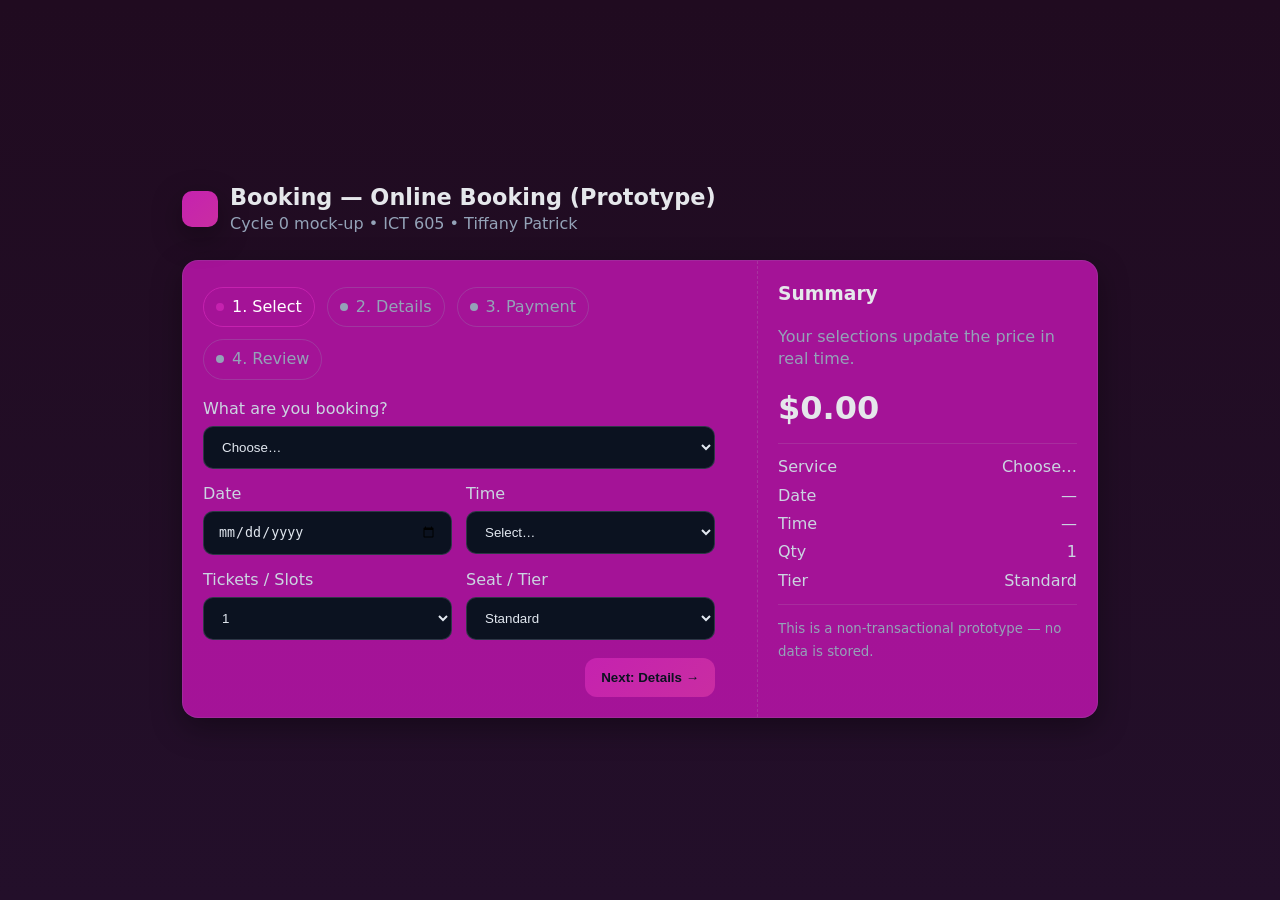
<file: index.html>
<!DOCTYPE html>
<html lang="en">
<head>
  <meta charset="UTF-8" />
  <meta name="viewport" content="width=device-width, initial-scale=1" />
  <title>Booking • Tiffany Patrick • ICT 605</title>
  <style>
    :root{
      --bg:#0f172a; /* slate-900 */
      --card:#111827; /* gray-900 */
      --ink:#e5e7eb; /* gray-200 */
      --muted:#94a3b8; /* slate-400 */
      --brand:#c522af; /* green-500 */
      --brand-2:#c92da2; /* sky-400 */
      --danger:#ef4444;
      --shadow:0 10px 30px rgba(0,0,0,.35);
    }
    *{box-sizing:border-box}
    body{margin:0;background:linear-gradient(180deg,rgb(32, 11, 32),#230f2a);color:var(--ink);font:16px/1.4 system-ui,-apple-system,Segoe UI,Roboto;min-height:100vh;display:flex;}
    .wrap{max-width:980px;margin:auto;padding:32px;flex:1}
    header{display:flex;align-items:center;gap:12px;margin-bottom:24px}
    header .logo{width:36px;height:36px;border-radius:10px;background:linear-gradient(135deg,var(--brand),var(--brand-2));box-shadow:var(--shadow)}
    h1{font-size:1.4rem;margin:0}
    .card{background:rgba(198, 22, 181, 0.8);border:1px solid rgba(148,163,184,.15);border-radius:16px;box-shadow:var(--shadow)}
    .grid{display:grid;grid-template-columns:1fr 340px;gap:22px}
    @media (max-width:900px){.grid{grid-template-columns:1fr}}
    .main{padding:20px}
    .aside{padding:20px;border-left:1px dashed rgba(179, 148, 184, 0.25)}
    @media (max-width:900px){.aside{border-left:0;border-top:1px dashed rgba(148,163,184,.25)}}
    .stepper{display:flex;gap:12px;flex-wrap:wrap;margin:6px 0 18px}
    .chip{display:inline-flex;align-items:center;gap:8px;padding:8px 12px;border-radius:999px;border:1px solid rgba(148,163,184,.25);color:var(--muted)}
    .chip.active{border-color:var(--brand);color:#fff}
    .chip .dot{width:8px;height:8px;border-radius:50%;background:var(--muted)}
    .chip.active .dot{background:var(--brand)}
    label{display:block;margin:14px 0 6px;color:#cbd5e1}
    input,select{width:100%;padding:12px 14px;border-radius:10px;border:1px solid rgba(148,163,184,.25);background:#0b1220;color:#e2e8f0}
    .row{display:grid;grid-template-columns:1fr 1fr;gap:14px}
    .btns{display:flex;justify-content:space-between;margin-top:18px}
    button{padding:12px 16px;border-radius:12px;border:0;cursor:pointer}
    .primary{background:linear-gradient(135deg,var(--brand),var(--brand-2));color:#0b1220;font-weight:700}
    .ghost{background:transparent;border:1px solid rgba(148,163,184,.35);color:var(--ink)}
    .price{font-size:2rem;font-weight:800;margin:0}
    .muted{color:var(--muted)}
    .notice{margin-top:8px;color:#fca5a5;font-size:.9rem;display:none}
    .show{display:block}
    .review-item{display:flex;justify-content:space-between;margin:6px 0;color:#cbd5e1}
    .divider{height:1px;background:rgba(184, 148, 184, 0.2);margin:12px 0}
  </style>
</head>
<body>
  <div class="wrap">
    <header>
      <div class="logo" aria-hidden="true"></div>
      <div>
        <h1>Booking — Online Booking (Prototype)</h1>
        <div class="muted">Cycle 0 mock-up • ICT 605 • Tiffany Patrick</div>
      </div>
    </header>

    <section class="card grid" aria-label="Booking flow">
      <div class="main">
        <nav class="stepper" aria-label="Steps">
          <div class="chip active" data-step="0"><span class="dot"></span><span>1. Select</span></div>
          <div class="chip" data-step="1"><span class="dot"></span><span>2. Details</span></div>
          <div class="chip" data-step="2"><span class="dot"></span><span>3. Payment</span></div>
          <div class="chip" data-step="3"><span class="dot"></span><span>4. Review</span></div>
        </nav>

        <!-- Selection -->
        <form id="step-0" autocomplete="on">
          <label for="service">What are you booking?</label>
          <select id="service" required>
            <option value="">Choose…</option>
            <option value="concert">Concert</option>
            <option value="ballet">Ballet</option>
            <option value="tour">Museum Tour</option>
          </select>
          <div id="service-msg" class="notice">Please choose an option.</div>
          
          <div class="row">
            <div>
              <label for="date">Date</label>
              <input type="date" id="date" required />
              <div id="date-msg" class="notice">Please pick a date.</div>
            </div>
            <div>
              <label for="time">Time</label>
              <select id="time" required>
                <option value="">Select…</option>
                <option>09:00 AM</option>
                <option>01:00 PM</option>
                <option>06:30 PM</option>
              </select>
              <div id="time-msg" class="notice">Please choose a time.</div>
            </div>
          </div>

          <div class="row">
            <div>
              <label for="qty">Tickets / Slots</label>
              <select id="qty">
                <option>1</option>
                <option>2</option>
                <option>3</option>
                <option>4</option>
              </select>
            </div>
            <div>
              <label for="tier">Seat / Tier</label>
              <select id="tier">
                <option value="std">Standard</option>
                <option value="prem">Premium (+$15)</option>
                <option value="vip">VIP (+$40)</option>
              </select>
            </div>
          </div>

          <div class="btns">
            <span></span>
            <button type="button" class="primary" id="to-1">Next: Details →</button>
          </div>
        </form>

        <!-- Details -->
        <form id="step-1" hidden>
          <label for="name">Full name</label>
          <input id="name" placeholder="First Last" required />
          <div id="name-msg" class="notice">Please enter your name.</div>

          <label for="email">Email</label>
          <input id="email" type="email" placeholder="you@example.com" required />
          <div id="email-msg" class="notice">Enter a valid email.</div>

          <label for="notes">Accessibility or notes (optional)</label>
          <input id="notes" placeholder="Wheelchair seating, ASL interpreter, etc." />

          <div class="btns">
            <button type="button" class="ghost" id="back-0">← Back</button>
            <button type="button" class="primary" id="to-2">Next: Payment →</button>
          </div>
        </form>

        <!-- Payment -->
        <form id="step-2" hidden>
          <label for="card">Card number</label>
          <input id="card" inputmode="numeric" maxlength="19" placeholder="0000 0000 0000 0000" required />
          <div id="card-msg" class="notice">Card number looks short.</div>

          <div class="row">
            <div>
              <label for="exp">Expiry</label>
              <input id="exp" placeholder="MM/YY" maxlength="5" />
            </div>
            <div>
              <label for="cvv">CVV</label>
              <input id="cvv" placeholder="123" maxlength="4" />
            </div>
          </div>

          <div class="btns">
            <button type="button" class="ghost" id="back-1">← Back</button>
            <button type="button" class="primary" id="to-3">Review →</button>
          </div>
        </form>

        <!-- Review -->
        <div id="step-3" hidden>
          <h2>Review & Confirm</h2>
          <div class="review-item"><span>Service</span><strong id="r-service">—</strong></div>
          <div class="review-item"><span>Date</span><strong id="r-date">—</strong></div>
          <div class="review-item"><span>Time</span><strong id="r-time">—</strong></div>
          <div class="review-item"><span>Quantity</span><strong id="r-qty">—</strong></div>
          <div class="review-item"><span>Tier</span><strong id="r-tier">—</strong></div>
          <div class="divider"></div>
          <div class="review-item"><span>Total</span><strong id="r-total">$0.00</strong></div>

          <div class="btns">
            <button type="button" class="ghost" id="back-2">← Back</button>
            <button type="button" class="primary" id="confirm">Confirm Booking ✓</button>
          </div>
        </div>
      </div>

      <aside class="aside" aria-label="Order summary">
        <h3 style="margin-top:0">Summary</h3>
        <p class="muted">Your selections update the price in real time.</p>
        <p class="price" id="live-total">$0.00</p>
        <div class="divider"></div>
        <div class="review-item"><span>Service</span><span id="s-service">—</span></div>
        <div class="review-item"><span>Date</span><span id="s-date">—</span></div>
        <div class="review-item"><span>Time</span><span id="s-time">—</span></div>
        <div class="review-item"><span>Qty</span><span id="s-qty">1</span></div>
        <div class="review-item"><span>Tier</span><span id="s-tier">Standard</span></div>
        <div class="divider"></div>
        <small class="muted">This is a non-transactional prototype — no data is stored.</small>
      </aside>
    </section>

  </div>

<script>
  // Simple state + pricing
  const state = {
    service:"", date:"", time:"", qty:1, tier:"std", name:"", email:"",
  };
  const basePrice = { concert: 35, ballet: 25, tour: 18 };
  const tierAdd = { std: 0, prem: 15, vip: 40 };

  const el = id => document.getElementById(id);
  const chips = document.querySelectorAll('.chip');
  function setStep(n){
    // toggle forms
    for(let i=0;i<4;i++){
      const f = el('step-'+i);
      if(!f) continue;
      f.hidden = i!==n;
      chips[i].classList.toggle('active', i===n);
    }
  }

  // Inputs
  const service = el('service');
  const date = el('date');
  const time = el('time');
  const qty = el('qty');
  const tier = el('tier');

  function money(n){return `$${n.toFixed(2)}`}
  function compute(){
    const base = basePrice[state.service] || 0;
    const add = tierAdd[state.tier] || 0;
    const total = (base + add) * Number(state.qty || 1);
    el('live-total').textContent = money(total);
    return total;
  }
  function syncSummary(){
    el('s-service').textContent = service.options[service.selectedIndex]?.text || '—';
    el('s-date').textContent = state.date || '—';
    el('s-time').textContent = state.time || '—';
    el('s-qty').textContent = state.qty;
    el('s-tier').textContent = tier.options[tier.selectedIndex]?.text || 'Standard';
  }
  function update(){
    state.service = service.value; state.date = date.value; state.time = time.value; state.qty = qty.value; state.tier = tier.value;
    compute(); syncSummary();
  }
  [service,date,time,qty,tier].forEach(c=>c.addEventListener('change', update));
  update();

  // Step navigation with tiny validations
  el('to-1').addEventListener('click', ()=>{
    let ok=true;
    if(!service.value){ ok=false; el('service-msg').classList.add('show'); } else { el('service-msg').classList.remove('show'); }
    if(!date.value){ ok=false; el('date-msg').classList.add('show'); } else { el('date-msg').classList.remove('show'); }
    if(!time.value){ ok=false; el('time-msg').classList.add('show'); } else { el('time-msg').classList.remove('show'); }
    if(ok) setStep(1);
  });
  el('back-0').addEventListener('click', ()=> setStep(0));

  el('to-2').addEventListener('click', ()=>{
    const name = el('name'); const email = el('email');
    let ok = true;
    if(!name.value){ ok=false; el('name-msg').classList.add('show'); } else { el('name-msg').classList.remove('show'); }
    if(!email.value || !/^[^@\s]+@[^@\s]+\.[^@\s]+$/.test(email.value)) { ok=false; el('email-msg').classList.add('show'); } else { el('email-msg').classList.remove('show'); }
    if(ok){ state.name = name.value; state.email = email.value; setStep(2); }
  });
  el('back-1').addEventListener('click', ()=> setStep(1));

  el('to-3').addEventListener('click', ()=>{
    const card = el('card');
    if(card.value.replace(/\s/g,'').length < 12){ el('card-msg').classList.add('show'); return; }
    el('card-msg').classList.remove('show');
    // fill review
    el('r-service').textContent = service.options[service.selectedIndex]?.text;
    el('r-date').textContent = date.value; el('r-time').textContent = time.value;
    el('r-qty').textContent = qty.value; el('r-tier').textContent = tier.options[tier.selectedIndex]?.text;
    el('r-total').textContent = el('live-total').textContent;
    setStep(3);
  });
  el('back-2').addEventListener('click', ()=> setStep(2));

  el('confirm').addEventListener('click', ()=>{
    alert('✅ Booking confirmed (prototype). Thanks!');
  });
</script>
</body>
</html>
</file>
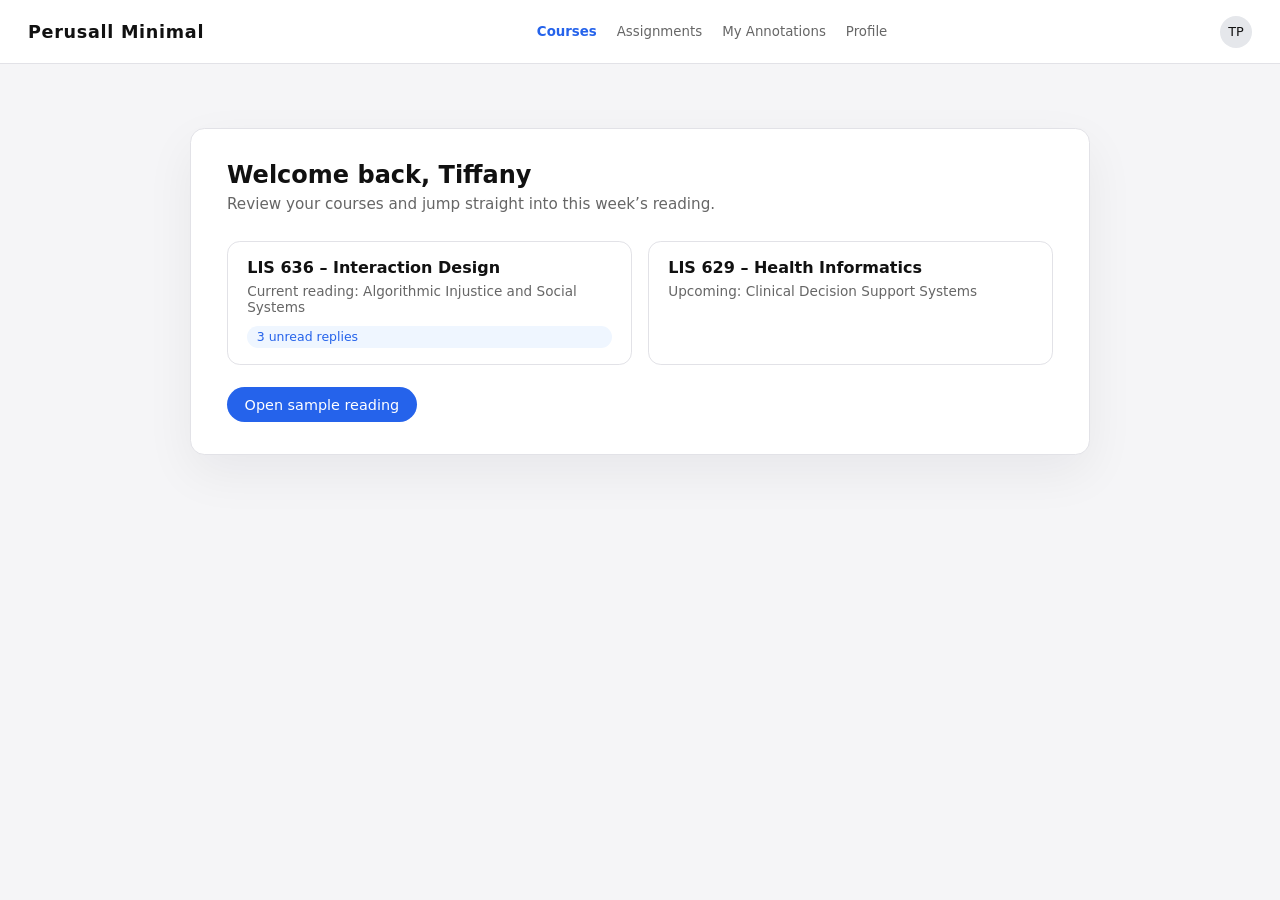
<file: Perusall/index.html>
<!DOCTYPE html>
<html lang="en">
<head>
  <meta charset="UTF-8" />
  <title>Perusall Minimal Prototype</title>
  <meta name="viewport" content="width=device-width, initial-scale=1.0" />

  <!-- Link to CSS -->
  <link rel="stylesheet" href="style.css" />
</head>

<body>
<div class="app">

  <!-- Global nav -->
  <header class="top-nav" id="globalNav">
    <div class="logo">Perusall Minimal</div>
    <nav class="nav-links">
      <button class="nav-link active">Courses</button>
      <button class="nav-link">Assignments</button>
      <button class="nav-link">My Annotations</button>
      <button class="nav-link">Profile</button>
    </nav>
    <div class="nav-right">
      <div class="profile-badge" id="homeProfile">
        TP
        <span class="dot"></span>
      </div>
    </div>
  </header>

  <!-- Dashboard View -->
  <section class="view active" id="dashboardView">
    <div class="home-inner">
      <div class="home-title">Welcome back, Tiffany</div>
      <div class="home-subtitle">
        Review your courses and jump straight into this week’s reading.
      </div>

      <div class="course-list">
        <article class="course-card">
          <div class="course-title">LIS 636 – Interaction Design</div>
          <div class="course-meta">
            Current reading: Algorithmic Injustice and Social Systems
          </div>
          <div class="chip">3 unread replies</div>
        </article>

        <article class="course-card">
          <div class="course-title">LIS 629 – Health Informatics</div>
          <div class="course-meta">
            Upcoming: Clinical Decision Support Systems
          </div>
        </article>
      </div>

      <button class="primary-btn" id="openReadingBtn">Open sample reading</button>
    </div>
  </section>

  <!-- Reading View -->
  <section class="view" id="readingView">
    <div class="reading-shell" id="readingShell">

      <!-- Slide-out menu -->
      <aside class="slide-menu">
        <h2>Navigation</h2>
        <ul>
          <li><button class="active" data-nav="courses">Courses</button></li>
          <li><button data-nav="assignments">Assignments</button></li>
          <li><button data-nav="annotations">My Annotations</button></li>
          <li><button data-nav="profile">Profile</button></li>
        </ul>
      </aside>

      <div class="reading-backdrop" id="readingBackdrop"></div>

      <!-- Reading Toolbar -->
      <header class="reading-toolbar">
        <div class="toolbar-left">
          <button class="hamburger" id="hamburgerBtn">
            <span></span>
            <span></span>
            <span></span>
          </button>
          <div class="doc-title">Algorithmic Injustice and Social Systems</div>
        </div>

        <div class="toolbar-center">
          <button class="toolbar-btn" id="zoomOutBtn">−</button>
          <span id="zoomLevelLabel">100%</span>
          <button class="toolbar-btn" id="zoomInBtn">+</button>
          <button class="toolbar-btn" id="addAnnotationBtn" disabled>✎</button>
        </div>

        <div class="toolbar-right">
          <div class="toolbar-profile" id="readingProfile">
            TP
            <span class="dot"></span>
          </div>
        </div>
      </header>

      <!-- Reading Layout -->
      <div class="layout-reading">
        <article class="reading-pane" id="readingPane">
          <h2>Algorithmic Injustice and Social Systems</h2>
          <div class="reading-meta">
            Week 6 · 12 annotations · Last updated today at 3:42 PM
          </div>
          <div class="reading-body" id="readingContent">
            <p>
              In many contemporary systems, algorithms are deployed as seemingly neutral tools
              for ranking, sorting, and classifying people...
            </p>
            <p>
              Consider an algorithm that predicts which neighborhoods are most
              likely to generate calls for police service...
            </p>
            <p>
              A more just approach to design would treat social context as a core
              requirement rather than an afterthought...
            </p>
          </div>
        </article>

        <!-- Annotations Sidebar -->
        <aside class="annotations-pane">
          <div class="annotations-header">
            <h3>Annotations</h3>
            <span class="badge"><span id="annotationCount">0</span> total</span>
          </div>
          <div id="annotationsList">
            <div class="annotation-empty">Select text in the reading to annotate.</div>
          </div>
        </aside>

      </div>
    </div>
  </section>
</div>

<!-- Annotation Modal -->
<div class="modal-backdrop" id="annotationModal">
  <div class="modal">
    <h3>New annotation</h3>
    <div class="modal-label">Highlighted text</div>
    <div class="modal-snippet" id="modalSnippet"></div>

    <div class="modal-label">Your note</div>
    <textarea id="modalTextarea" placeholder="Type your annotation here…"></textarea>

    <div class="modal-actions">
      <button class="btn-ghost" id="cancelAnnotationBtn">Cancel</button>
      <button class="btn-primary" id="saveAnnotationBtn">Save</button>
    </div>
  </div>
</div>

<!-- Javascript -->
<script src="script.js"></script>
</body>
</html>
</file>
<file: Perusall/style.css>
:root {
  --bg: #f5f5f7;
  --surface: #ffffff;
  --border: #e2e2e7;
  --text-main: #111111;
  --text-muted: #666666;
  --accent: #2563eb;
  --accent-soft: #eff6ff;
  --highlight: #fef3c7;
}

/* RESET / BASE */
* {
  box-sizing: border-box;
  margin: 0;
  padding: 0;
  font-family: system-ui, -apple-system, BlinkMacSystemFont, "SF Pro Text",
    "Helvetica Neue", Arial, sans-serif;
}

body {
  background: var(--bg);
  color: var(--text-main);
  min-height: 100vh;
}

.app {
  min-height: 100vh;
  display: flex;
  flex-direction: column;
}

/* TOP NAV (DASHBOARD) */

.top-nav {
  display: flex;
  align-items: center;
  justify-content: space-between;
  padding: 0 1.75rem;
  height: 64px;
  background: var(--surface);
  border-bottom: 1px solid var(--border);
}

.logo {
  font-size: 1.1rem;
  font-weight: 600;
  letter-spacing: 0.04em;
}

.nav-links {
  display: flex;
  align-items: center;
  gap: 1.25rem;
  font-size: 0.95rem;
}

.nav-link {
  border: none;
  background: none;
  padding: 0;
  cursor: pointer;
  color: var(--text-muted);
}

.nav-link.active {
  color: var(--accent);
  font-weight: 600;
}

.nav-right {
  display: flex;
  align-items: center;
  gap: 1rem;
}

.profile-badge {
  position: relative;
  width: 32px;
  height: 32px;
  border-radius: 999px;
  background: #e5e7eb;
  display: flex;
  align-items: center;
  justify-content: center;
  font-size: 0.8rem;
  font-weight: 500;
  color: var(--text-main);
}

.profile-badge .dot {
  position: absolute;
  top: 2px;
  right: 2px;
  width: 8px;
  height: 8px;
  border-radius: 999px;
  background: #e11d48;
  display: none;
}

.profile-badge.has-notifications .dot {
  display: block;
}

/* VIEWS */

.view {
  display: none;
  flex: 1;
}

.view.active {
  display: flex;
}

/* DASHBOARD */

#dashboardView {
  flex-direction: column;
  align-items: center;
  padding: 2rem 1.5rem;
}

.home-inner {
  max-width: 900px;
  width: 100%;
  margin-top: 2rem;
  background: var(--surface);
  border-radius: 0.9rem;
  border: 1px solid var(--border);
  padding: 2rem 2.25rem;
  box-shadow: 0 18px 50px rgba(15, 23, 42, 0.06);
}

.home-title {
  font-size: 1.5rem;
  font-weight: 600;
  margin-bottom: 0.4rem;
}

.home-subtitle {
  font-size: 0.95rem;
  color: var(--text-muted);
  margin-bottom: 1.75rem;
}

.course-list {
  display: grid;
  grid-template-columns: repeat(auto-fit, minmax(260px, 1fr));
  gap: 1rem;
}

.course-card {
  border-radius: 0.8rem;
  border: 1px solid var(--border);
  background: var(--surface);
  padding: 1rem 1.2rem;
  display: flex;
  flex-direction: column;
  gap: 0.35rem;
}

.course-title {
  font-size: 1rem;
  font-weight: 600;
}

.course-meta {
  font-size: 0.85rem;
  color: var(--text-muted);
}

.chip {
  display: inline-flex;
  align-items: center;
  padding: 0.2rem 0.6rem;
  border-radius: 999px;
  background: var(--accent-soft);
  color: var(--accent);
  font-size: 0.78rem;
  margin-top: 0.35rem;
}

.primary-btn {
  margin-top: 1.4rem;
  padding: 0.6rem 1.1rem;
  border-radius: 999px;
  border: none;
  background: var(--accent);
  color: #ffffff;
  font-size: 0.9rem;
  cursor: pointer;
}

/* READING VIEW (FULL FOCUS MODE) */

#readingView {
  position: relative;
  padding: 0;
}

.reading-shell {
  display: flex;
  flex-direction: column;
  width: 100%;
}

/* Centered toolbar */

.reading-toolbar {
  position: sticky;
  top: 0;
  z-index: 5;
  background: radial-gradient(circle at top, #ffffff 0, #f5f5f7 55%);
  border-bottom: 1px solid rgba(226, 226, 231, 0.8);
  padding: 0.8rem 1rem 0.6rem;
}

.toolbar-inner {
  max-width: 820px;
  margin: 0 auto;
  display: flex;
  flex-direction: column;
  gap: 0.25rem;
}

.toolbar-row {
  display: flex;
  align-items: center;
  justify-content: space-between;
}

.toolbar-row.top {
  font-size: 0.85rem;
}

.back-link {
  border: none;
  background: none;
  color: var(--text-muted);
  cursor: pointer;
  font-size: 0.85rem;
}

.toolbar-profile {
  position: relative;
  width: 28px;
  height: 28px;
  border-radius: 999px;
  background: #e5e7eb;
  display: flex;
  align-items: center;
  justify-content: center;
  font-size: 0.75rem;
  font-weight: 500;
}

.toolbar-profile .dot {
  position: absolute;
  top: 1px;
  right: 1px;
  width: 7px;
  height: 7px;
  border-radius: 999px;
  background: #e11d48;
  display: none;
}

.toolbar-profile.has-notifications .dot {
  display: block;
}

.toolbar-row.middle {
  justify-content: center;
}

.doc-title {
  font-size: 0.95rem;
  font-weight: 500;
}

.toolbar-row.bottom {
  justify-content: center;
}

.toolbar-controls {
  display: inline-flex;
  align-items: center;
  gap: 0.4rem;
  background: rgba(255, 255, 255, 0.85);
  padding: 0.25rem 0.5rem;
  border-radius: 999px;
  border: 1px solid rgba(226, 226, 231, 0.9);
  backdrop-filter: blur(10px);
}

.toolbar-btn {
  border-radius: 999px;
  border: 1px solid var(--border);
  background: var(--surface);
  width: 28px;
  height: 28px;
  display: flex;
  align-items: center;
  justify-content: center;
  cursor: pointer;
  font-size: 0.9rem;
}

.toolbar-btn:disabled {
  opacity: 0.4;
  cursor: default;
}

.toolbar-spacer {
  width: 1rem;
}

/* Reading main area */

.reading-main {
  width: 100%;
  padding: 2rem 1rem 3rem;
  display: flex;
  justify-content: center;
}

.reading-pane {
  background: var(--surface);
  border-radius: 1rem;
  border: 1px solid var(--border);
  padding: 2.25rem 2.6rem 2.4rem;
  max-width: 720px;
  width: 100%;
  box-shadow: 0 18px 45px rgba(15, 23, 42, 0.06);
  line-height: 1.75;
  font-size: 1rem;
}

.reading-meta-bar {
  display: flex;
  justify-content: flex-end;
  margin-bottom: 0.75rem;
}

.reading-meta {
  font-size: 0.8rem;
  color: var(--text-muted);
}

.reading-title {
  font-size: 1.4rem;
  font-weight: 600;
  margin-bottom: 1rem;
}

.reading-body p + p {
  margin-top: 0.95rem;
}

.highlight {
  background: var(--highlight);
  padding: 0.05rem 0.1rem;
  border-radius: 0.15rem;
}

/* ANNOTATIONS DRAWER */

.reading-shell.drawer-open .annotations-drawer {
  transform: translateX(0);
  opacity: 1;
}

.reading-shell.drawer-open + .drawer-backdrop,
.reading-shell.drawer-open ~ .drawer-backdrop {
  opacity: 1;
  pointer-events: auto;
}

.annotations-drawer {
  position: fixed;
  top: 0;
  right: 0;
  width: 320px;
  max-width: 90vw;
  height: 100vh;
  background: var(--surface);
  border-left: 1px solid var(--border);
  box-shadow: -12px 0 35px rgba(15, 23, 42, 0.18);
  transform: translateX(100%);
  opacity: 0;
  transition: transform 0.22s ease, opacity 0.18s ease;
  z-index: 20;
  display: flex;
  flex-direction: column;
}

.drawer-header {
  padding: 1rem 1.1rem;
  display: flex;
  align-items: center;
  justify-content: space-between;
  border-bottom: 1px solid var(--border);
}

.drawer-header h2 {
  font-size: 0.95rem;
  font-weight: 600;
}

.drawer-close {
  border: none;
  background: none;
  font-size: 1.2rem;
  cursor: pointer;
  color: var(--text-muted);
}

.drawer-body {
  padding: 1rem 1.1rem 1.2rem;
  flex: 1;
  overflow-y: auto;
}

.drawer-summary {
  display: flex;
  align-items: center;
  justify-content: space-between;
  gap: 0.5rem;
  margin-bottom: 0.8rem;
}

.badge {
  font-size: 0.75rem;
  padding: 0.1rem 0.55rem;
  border-radius: 999px;
  background: #f3f4f6;
  color: var(--text-muted);
}

.hint {
  font-size: 0.75rem;
  color: var(--text-muted);
}

.annotation-empty {
  font-size: 0.85rem;
  color: var(--text-muted);
  margin-top: 0.5rem;
}

.annotation-card {
  border-radius: 0.7rem;
  border: 1px solid var(--border);
  padding: 0.7rem 0.75rem;
  display: flex;
  flex-direction: column;
  gap: 0.3rem;
  font-size: 0.85rem;
  margin-top: 0.5rem;
}

.annotation-meta {
  display: flex;
  justify-content: space-between;
  font-size: 0.75rem;
  color: var(--text-muted);
}

.annotation-body {
  margin-top: 0.1rem;
}

.annotation-snippet {
  font-size: 0.8rem;
  color: var(--text-muted);
  border-left: 2px solid var(--border);
  padding-left: 0.5rem;
  margin-top: 0.2rem;
}

.annotation-actions {
  margin-top: 0.3rem;
  display: flex;
  gap: 0.4rem;
}

.link-btn {
  border: none;
  background: none;
  color: var(--accent);
  font-size: 0.78rem;
  padding: 0;
  cursor: pointer;
}

/* Reply block */
.reply-block {
  margin-top: 0.4rem;
  display: flex;
  flex-direction: column;
  gap: 0.3rem;
}

.reply-textarea {
  width: 100%;
  min-height: 50px;
  resize: vertical;
  border-radius: 0.5rem;
  border: 1px solid var(--border);
  padding: 0.35rem 0.5rem;
  font-size: 0.8rem;
}

.reply-meta {
  margin-top: 0.2rem;
  font-size: 0.78rem;
  color: var(--text-muted);
}

/* Drawer backdrop */

.drawer-backdrop {
  position: fixed;
  inset: 0;
  background: rgba(15, 23, 42, 0.25);
  opacity: 0;
  pointer-events: none;
  transition: opacity 0.2s ease;
  z-index: 15;
}

/* MODAL */

.modal-backdrop {
  position: fixed;
  inset: 0;
  background: rgba(15, 23, 42, 0.3);
  display: none;
  align-items: center;
  justify-content: center;
  z-index: 30;
}

.modal-backdrop.active {
  display: flex;
}

.modal {
  background: var(--surface);
  border-radius: 0.8rem;
  border: 1px solid var(--border);
  padding: 1.2rem 1.3rem;
  max-width: 420px;
  width: 100%;
  box-shadow: 0 18px 50px rgba(15, 23, 42, 0.18);
  font-size: 0.9rem;
}

.modal h3 {
  font-size: 0.98rem;
  margin-bottom: 0.5rem;
}

.modal-label {
  font-size: 0.8rem;
  color: var(--text-muted);
  margin-bottom: 0.25rem;
}

.modal-snippet {
  font-size: 0.85rem;
  padding: 0.4rem 0.5rem;
  border-radius: 0.5rem;
  background: #f9fafb;
  border: 1px solid var(--border);
  margin-bottom: 0.7rem;
}

.modal textarea {
  width: 100%;
  min-height: 80px;
  resize: vertical;
  border-radius: 0.6rem;
  border: 1px solid var(--border);
  padding: 0.45rem 0.55rem;
  font-size: 0.9rem;
  margin-bottom: 0.7rem;
}

.modal-actions {
  display: flex;
  justify-content: flex-end;
  gap: 0.5rem;
}

.btn-ghost {
  border-radius: 999px;
  border: 1px solid var(--border);
  background: #f9fafb;
  padding: 0.4rem 0.75rem;
  font-size: 0.85rem;
  cursor: pointer;
}

.btn-primary {
  border-radius: 999px;
  border: none;
  background: var(--accent);
  color: #ffffff;
  padding: 0.42rem 0.9rem;
  font-size: 0.85rem;
  cursor: pointer;
}

/* RESPONSIVE */

@media (max-width: 800px) {
  .toolbar-inner {
    padding: 0 0.25rem;
  }

  .reading-pane {
    padding: 1.75rem 1.6rem 2rem;
    margin: 0 auto;
  }

  .annotations-drawer {
    width: 100%;
    max-width: 100%;
  }
}
</file>
